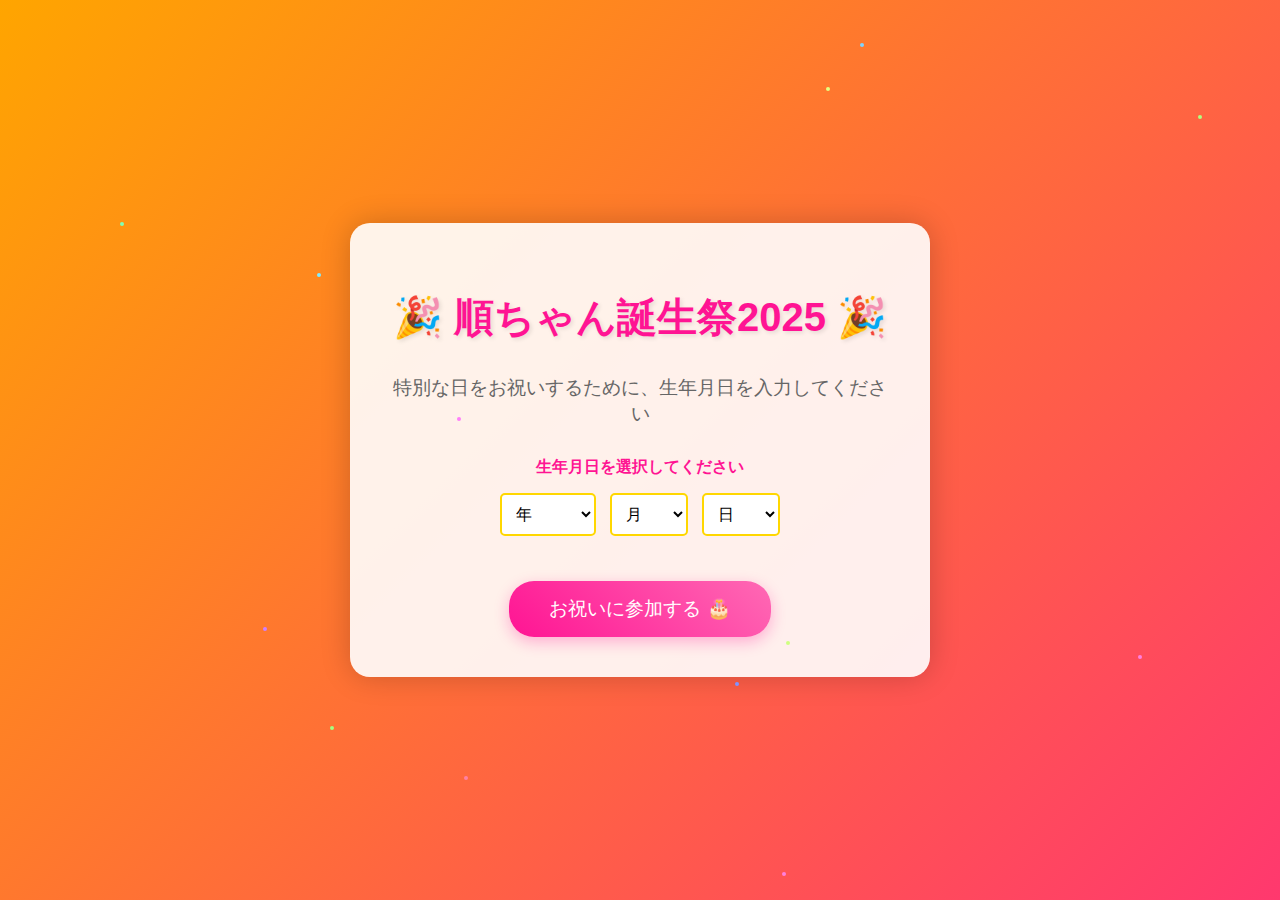
<file: index.html>
<!DOCTYPE html>
<html lang="ja">
<head>
    <meta charset="UTF-8">
    <meta name="viewport" content="width=device-width, initial-scale=1.0">
    <title>順ちゃん誕生祭2025 - 認証ページ 🎂</title>
    <style>
        body {
            margin: 0;
            padding: 0;
            min-height: 100vh;
            background: linear-gradient(-45deg, #FF69B4, #FFD700, #FF1493, #FFA500);
            background-size: 400% 400%;
            animation: gradient 15s ease infinite;
            font-family: 'Arial', sans-serif;
            display: flex;
            justify-content: center;
            align-items: center;
            color: #fff;
        }

        @keyframes gradient {
            0% {
                background-position: 0% 50%;
            }
            50% {
                background-position: 100% 50%;
            }
            100% {
                background-position: 0% 50%;
            }
        }

        .auth-container {
            background: rgba(255, 255, 255, 0.9);
            padding: 40px;
            border-radius: 20px;
            box-shadow: 0 0 30px rgba(0,0,0,0.2);
            text-align: center;
            max-width: 500px;
            width: 90%;
            color: #333;
            animation: float 3s ease-in-out infinite;
        }

        @keyframes float {
            0% { transform: translateY(0px); }
            50% { transform: translateY(-10px); }
            100% { transform: translateY(0px); }
        }

        .title {
            font-size: 2.5em;
            color: #FF1493;
            margin-bottom: 30px;
            text-shadow: 2px 2px 4px rgba(0,0,0,0.1);
        }

        .subtitle {
            font-size: 1.2em;
            margin-bottom: 30px;
            color: #666;
        }

        .form-group {
            margin: 20px 0;
        }

        label {
            display: block;
            margin-bottom: 10px;
            font-weight: bold;
            color: #FF1493;
        }

        select {
            padding: 10px;
            margin: 5px;
            border: 2px solid #FFD700;
            border-radius: 5px;
            font-size: 1em;
            background: white;
            cursor: pointer;
        }

        button {
            background: linear-gradient(45deg, #FF1493, #FF69B4);
            border: none;
            padding: 15px 40px;
            color: white;
            border-radius: 25px;
            font-size: 1.2em;
            cursor: pointer;
            margin-top: 20px;
            transition: transform 0.3s ease;
            box-shadow: 0 5px 15px rgba(255, 20, 147, 0.3);
        }

        button:hover {
            transform: translateY(-3px);
            box-shadow: 0 8px 20px rgba(255, 20, 147, 0.4);
        }

        .sparkles {
            position: fixed;
            width: 100%;
            height: 100%;
            pointer-events: none;
            z-index: 1;
        }

        .error-message {
            color: #FF1493;
            margin-top: 10px;
            display: none;
        }
    </style>
</head>
<body>
    <div class="sparkles" id="sparkles"></div>
    
    <div class="auth-container">
        <h1 class="title">🎉 順ちゃん誕生祭2025 🎉</h1>
        <p class="subtitle">特別な日をお祝いするために、生年月日を入力してください</p>
        
        <div class="form-group">
            <label>生年月日を選択してください</label>
            <div>
                <select id="year">
                    <option value="">年</option>
                    <!-- 1990年から2010年まで -->
                </select>
                <select id="month">
                    <option value="">月</option>
                    <!-- 1月から12月まで -->
                </select>
                <select id="day">
                    <option value="">日</option>
                    <!-- 1日から31日まで -->
                </select>
            </div>
            <p class="error-message" id="error-message">生年月日が正しくありません</p>
        </div>

        <button onclick="checkBirthday()">お祝いに参加する 🎂</button>
    </div>

    <script>
        // 年の選択肢を生成
        const yearSelect = document.getElementById('year');
        for(let i = 1990; i <= 2010; i++) {
            const option = document.createElement('option');
            option.value = i;
            option.textContent = i + '年';
            yearSelect.appendChild(option);
        }

        // 月の選択肢を生成
        const monthSelect = document.getElementById('month');
        for(let i = 1; i <= 12; i++) {
            const option = document.createElement('option');
            option.value = i;
            option.textContent = i + '月';
            monthSelect.appendChild(option);
        }

        // 日の選択肢を生成
        const daySelect = document.getElementById('day');
        for(let i = 1; i <= 31; i++) {
            const option = document.createElement('option');
            option.value = i;
            option.textContent = i + '日';
            daySelect.appendChild(option);
        }

        function checkBirthday() {
            const year = document.getElementById('year').value;
            const month = document.getElementById('month').value;
            const day = document.getElementById('day').value;

            if(year == 2003 && month == 1 && day == 11) {
                window.location.href = 'happybirthday.html';
            } else {
                if(year && month && day) {
                    window.location.href = 'https://kids.yahoo.co.jp/';
                } else {
                    document.getElementById('error-message').style.display = 'block';
                }
            }
        }

        // キラキラエフェクト
        function createSparkle() {
            const sparkle = document.createElement('div');
            sparkle.style.position = 'absolute';
            sparkle.style.left = Math.random() * 100 + 'vw';
            sparkle.style.top = Math.random() * 100 + 'vh';
            sparkle.style.width = '4px';
            sparkle.style.height = '4px';
            sparkle.style.backgroundColor = `hsl(${Math.random() * 360}, 100%, 75%)`;
            sparkle.style.borderRadius = '50%';
            sparkle.style.animation = 'sparkle 1.5s linear forwards';
            document.getElementById('sparkles').appendChild(sparkle);

            setTimeout(() => {
                sparkle.remove();
            }, 1500);
        }

        setInterval(createSparkle, 50);

        // キラキラのアニメーションスタイル
        const style = document.createElement('style');
        style.textContent = `
            @keyframes sparkle {
                0% {
                    transform: scale(0) rotate(0deg);
                    opacity: 0;
                }
                50% {
                    transform: scale(1) rotate(180deg);
                    opacity: 1;
                }
                100% {
                    transform: scale(0) rotate(360deg);
                    opacity: 0;
                }
            }
        `;
        document.head.appendChild(style);
    </script>
</body>
</html>
</file>
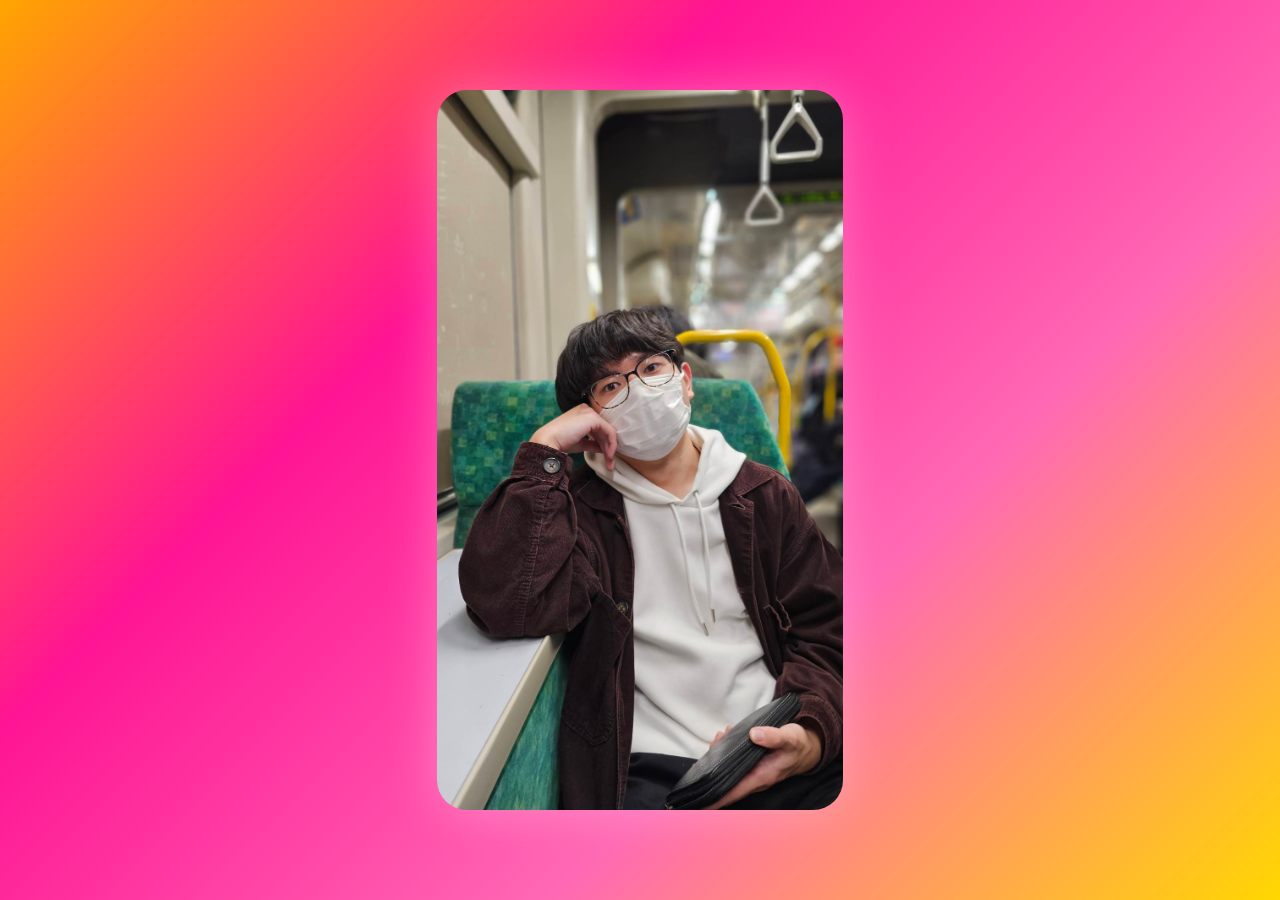
<file: happybirthday.html>
<!DOCTYPE html>
<html lang="ja">
<head>
    <meta charset="UTF-8">
    <meta name="viewport" content="width=device-width, initial-scale=1.0">
    <meta http-equiv="Content-Language" content="ja">
    <meta name="timezone" content="Asia/Tokyo">
    <title>順ちゃん誕生祭 🎉</title>
    <link rel="stylesheet" href="style.css">
</head>
<body>
    <!-- 写真オーバーレイ -->
    <div class="photo-overlay" id="photoOverlay">
        <img src="juntyan.jpg" alt="順ちゃん">
    </div>

    <!-- 音楽プレーヤー -->
    <div class="music-player">
        <audio id="bgm" loop>
            <source src="happybirthday.mp3" type="audio/mp3">
        </audio>
        <button onclick="toggleMusic()" id="musicButton">🎵 BGM ON/OFF</button>
    </div>

    <div class="confetti" id="confetti"></div>
    
    <div class="container">
        <header class="header">
            <h1 class="main-title">🎉 順ちゃん誕生祭2025 🎉</h1>
            <div class="birthday-info">
                2003年1月11日生まれ
            </div>
        </header>

        <div class="countdown" id="countdown">
            <!-- カウントダウンがここに表示されます -->
        </div>

        <section class="content-section" style="display: none;">
            <h2>🎂 みんなからの心を込めたメッセージ 🎂</h2>
            <div class="messages">
                <div class="message">
                    <h3>坂本 浩輔 より</h3>
                    <p>
                        順ちゃん、22歳おめでとう！にゃんこ大戦争の進捗報告、いつも見てるよ。でも、たまには一緒に外でご飯でも食べに行かない？最近の大学生活どう？心配してるんだ。高校の卓球部の時みたいに、また一緒に何かに打ち込める日が来るといいな。無理強いはしないけど、少しずつ外の世界も楽しいって思い出してほしいな。親友として、ずっと応援してるからね。
                    </p>
                </div>
                                <div class="message">
                    <h3>石川 大輔 より</h3>
                    <p>
                        順、誕生日おめでとう！最近パチンコの話ばっかりで心配なんだよな...。一時の気分転換はわかるけど、そろそろ限度を考えた方がいいんじゃないか？高校の時みたいに、もっと前向きな趣味に打ち込めるといいんだけどな。にゃんこ大戦争とモンストは無課金でやろうぜ。借金は増やしたくないだろ？親友として心配してるから、困ったことがあったら連絡してくれよ。一緒に解決策考えようぜ。
                    </p>
                </div>

                <div class="message">
                    <h3>山田 健一 より</h3>
                    <p>
                        誕生日おめでとう！大学の講義、最近見かけないけど大丈夫？単位取得に必要な出席日数だけでも来てみない？一緒に授業受けられたら嬉しいな。モンストの話とかでもいいから、たまには話そうよ。心配してる奴がいることを忘れないでくれよ。
                    </p>
                </div>

                <div class="message">
                    <h3>中村 俊介 より</h3>
                    <p>
                        順、誕生日おめでとう。高校の卓球部の時は本当に頑張ってたよな。今は大変な時期かもしれないけど、あの時の根性を思い出してほしい。部屋に籠りっきりじゃもったいないぞ。たまには外の空気を吸って、気分転換するのもいいんじゃないか？応援してるからな。
                    </p>
                </div>

                <div class="message">
                    <h3>鈴木 大樹 より</h3>
                    <p>
                        順くん、お誕生日おめでとう！授業でたまに会う時は、ゲームの話で盛り上がれて楽しいよ。もっと大学に来いよ。一緒に図書館で勉強したり、学食で飯食ったりできたらいいのに。無理のない範囲でいいから、少しずつ顔出せよ。
                    </p>
                </div>

                <div class="message">
                    <h3>佐藤 健太 より</h3>
                    <p>
                        順、22歳おめでとう！最近全然姿見かけねーけど、元気にしてんのか？部屋の掃除とか、ちゃんとやってる？実は結構心配してんだよ。たまには窓開けて換気したり、シーツ交換したりしろよ。必要なら手伝いに行くから連絡くれ。
                    </p>
                </div>

                <div class="message">
                    <h3>小林 拓也 より</h3>
                    <p>
                        誕生日おめでとう！いつもモンストで一緒に遊んでくれてサンキュー。でも、リアルの生活も大切にしろよ。大学の話とか、あまり聞かなくなっちゃったけど...。ゲームは逃げ場所じゃなくて、息抜きであってほしいんだ。応援してるからな。
                    </p>
                </div>

                <div class="message">
                    <h3>高橋 直人 より</h3>
                    <p>
                        順くん、22歳の誕生日おめでとう。浪人時代は本当によく頑張ったよな。せっかく掴んだチャンス、もっと活かせるはずだぜ。大学生活、楽しめてる？新しい環境は不安かもしれないけど、一歩ずつ前に進もうぜ。相談があったらいつでも連絡してこいよ。
                    </p>
                </div>
                                <div class="message">
                    <h3>渡辺 翔太 より</h3>
                    <p>
                        お誕生日おめでとう！いつもゲームの攻略情報とか教えてくれてありがとな。でも、最近ずっとオンラインでしか話してねーの気になってんだよ。リアルの友達作りも大切だぜ。焦る必要はないけど、少しずつ外に出てみようぜ。
                    </p>
                </div>

                <div class="message">
                    <h3>田中 康平 より</h3>
                    <p>
                        順、誕生日おめでとう！最近引きこもりがちって聞いて心配だわ。バイトの時は、黙々と真面目にやってて頼もしかったよな。その真面目さは今でもお前の良さだと思うぜ。でも、たまには外出ろよ。また一緒にバイトするのもありだぜ。
                    </p>
                </div>

                <div class="message">
                    <h3>木村 竜也 より</h3>
                    <p>
                        順、誕生日おめでとう！おばちゃんから最近の様子聞いたよ。心配してる奴らがたくさんいることを知っておいてくれ。ゲームも大切な趣味だけど、それ以外の時間も大切にしろよ。みんなで応援してっから。一緒に買い物行ったり、散歩したりしようぜ。
                    </p>
                </div>
            </div>
        </section>
    </div>

    <script>
        let timeOffset = 0;

        // メイン時刻API (TimeAPI.io)から時刻を取得
        async function fetchTimeFromMainAPI() {
            const response = await fetch('https://timeapi.io/api/Time/current/zone?timeZone=Asia/Tokyo');
            const data = await response.json();
            return new Date(data.dateTime);
        }

        // バックアップ時刻API (WorldTimeAPI)から時刻を取得
        async function fetchTimeFromBackupAPI() {
            const response = await fetch('http://worldtimeapi.org/api/timezone/Asia/Tokyo');
            const data = await response.json();
            return new Date(data.datetime);
        }

        // 時刻同期を試みる関数
        async function syncTime() {
            try {
                // まずメインAPIを試す
                const serverTime = await fetchTimeFromMainAPI();
                timeOffset = serverTime - new Date();
                console.log('TimeAPI.ioと同期完了:', serverTime.toLocaleString('ja-JP'));
            } catch (error) {
                console.log('メインAPI失敗、バックアップを試行中...');
                try {
                    // バックアップAPIを試す
                    const serverTime = await fetchTimeFromBackupAPI();
                    timeOffset = serverTime - new Date();
                    console.log('WorldTimeAPIと同期完了:', serverTime.toLocaleString('ja-JP'));
                } catch (backupError) {
                    console.error('時刻同期失敗:', backupError);
                }
            }
        }

        // 補正済みの現在時刻を取得する関数
        function getCurrentTime() {
            return new Date(Date.now() + timeOffset);
        }

        // iOS向けのオーディオ再生対応
        document.body.addEventListener('touchstart', function() {
            const audio = document.getElementById('bgm');
            if (audio.paused) {
                audio.play().catch(function(error) {
                    console.log("Audio play failed:", error);
                });
            }
        }, { once: true });

        // 写真オーバーレイの制御
        window.addEventListener('DOMContentLoaded', (event) => {
            setTimeout(() => {
                const overlay = document.getElementById('photoOverlay');
                overlay.style.opacity = '0';
                setTimeout(() => {
                    overlay.style.display = 'none';
                    // 写真が消えた後にBGMを自動再生
                    const audio = document.getElementById('bgm');
                    audio.play().catch(function(error) {
                        console.log("Audio autoplay failed:", error);
                    });
                }, 1500);
            }, 3000);
        });

        // BGMの制御
        function toggleMusic() {
            const audio = document.getElementById('bgm');
            const button = document.getElementById('musicButton');
            if (audio.paused) {
                audio.play();
                button.innerHTML = '🎵 BGM ON';
            } else {
                audio.pause();
                button.innerHTML = '🔇 BGM OFF';
            }
        }

        // [次のレスポンスに続く]
                // タイトルとカウントダウンの更新を行う関数
        function updateBirthdayContent() {
            // 補正済みの日本時間を取得
            const now = getCurrentTime();
            const currentYear = now.getFullYear();
            
            // 今年の誕生日
            let birthday = new Date(currentYear, 0, 11); // 1月11日
            
            // 誕生日が過ぎている場合は来年の誕生日をターゲットに
            if (now > birthday) {
                birthday = new Date(currentYear + 1, 0, 11);
            }

            // 日本時間での誕生日判定
            const isBirthday = now.getMonth() === 0 && now.getDate() === 11;

            const mainTitle = document.querySelector('.main-title');
            mainTitle.textContent = `🎉 順ちゃん誕生祭${birthday.getFullYear()} 🎉`;

            const diff = birthday - now;
            const age = birthday.getFullYear() - 2003;

            const days = Math.floor(diff / (1000 * 60 * 60 * 24));
            const hours = Math.floor((diff % (1000 * 60 * 60 * 24)) / (1000 * 60 * 60));
            const minutes = Math.floor((diff % (1000 * 60 * 60)) / (1000 * 60));
            const seconds = Math.floor((diff % (1000 * 60)) / 1000);
            const milliseconds = Math.floor((diff % 1000));

            const countdownElement = document.getElementById('countdown');
            const contentSection = document.querySelector('.content-section');
            
            if (isBirthday) {
                countdownElement.innerHTML = `
                    <div class="birthday-message">
                        <span style="color: #FF1493; font-weight: bold;">
                            🎉 Happy Birthday! 今日で${age}歳になりました！ 🎉
                        </span>
                    </div>
                    <div style="font-size: 0.5em; margin-top: 10px;">
                        現在時刻: ${now.toLocaleString('ja-JP')}
                    </div>
                `;
                contentSection.style.display = 'block';
            } else {
                countdownElement.innerHTML = `
                    <div class="countdown-grid">
                        <div class="countdown-item">
                            <span class="countdown-number">${String(days).padStart(2, '0')}</span>
                            <span class="countdown-label">日</span>
                        </div>
                        <div class="countdown-item">
                            <span class="countdown-number">${String(hours).padStart(2, '0')}</span>
                            <span class="countdown-label">時間</span>
                        </div>
                        <div class="countdown-item">
                            <span class="countdown-number">${String(minutes).padStart(2, '0')}</span>
                            <span class="countdown-label">分</span>
                        </div>
                        <div class="countdown-item">
                            <span class="countdown-number">${String(seconds).padStart(2, '0')}</span>
                            <span class="countdown-label">秒</span>
                        </div>
                        <div class="countdown-item">
                            <span class="countdown-number">${String(milliseconds).padStart(3, '0')}</span>
                            <span class="countdown-label">ミリ秒</span>
                        </div>
                    </div>
                    <div style="margin-top: 10px; font-size: 0.5em;">
                        次の誕生日: ${birthday.getFullYear()}年1月11日<br>
                        現在時刻: ${now.toLocaleString('ja-JP')}
                    </div>
                `;
                contentSection.style.display = 'none';
            }
        }

        // 紙吹雪アニメーション
        function createConfetti() {
            const colors = ['#FF1493', '#FFD700', '#FF69B4', '#FFA500', '#FF6347'];
            const confetti = document.createElement('div');
            confetti.style.position = 'absolute';
            confetti.style.left = Math.random() * 100 + 'vw';
            confetti.style.width = Math.random() * 10 + 5 + 'px';
            confetti.style.height = Math.random() * 10 + 5 + 'px';
            confetti.style.backgroundColor = colors[Math.floor(Math.random() * colors.length)];
            confetti.style.transform = 'rotate(' + Math.random() * 360 + 'deg)';
            confetti.style.opacity = Math.random() * 0.5 + 0.5;
            confetti.style.borderRadius = Math.random() > 0.5 ? '50%' : '0';

            document.getElementById('confetti').appendChild(confetti);

            let position = -20;
            let rotation = Math.random() * 360;
            const interval = setInterval(() => {
                position += 2;
                rotation += 2;
                confetti.style.top = position + 'px';
                confetti.style.transform = 'rotate(' + rotation + 'deg)';

                if (position > window.innerHeight) {
                    clearInterval(interval);
                    confetti.remove();
                }
            }, 20);
        }

        // 初期化関数
        async function initialize() {
            await syncTime(); // 初回時刻同期
            
            // 1分ごとに時刻同期
            setInterval(syncTime, 60000);
            
            // カウントダウン更新（10ミリ秒ごと）
            setInterval(updateBirthdayContent, 10);
            updateBirthdayContent();

            // 紙吹雪の生成（50ミリ秒ごと）
            setInterval(createConfetti, 50);
        }

        // アプリケーション開始
        initialize();
    </script>
</body>
</html>
</file>
<file: style.css>
/* 基本スタイル */
body {
    margin: 0;
    padding: 0;
    background: linear-gradient(-45deg, #FFD700, #FF69B4, #FF1493, #FFA500);
    background-size: 400% 400%;
    animation: gradientBG 15s ease infinite;
    font-family: 'Arial', sans-serif;
    color: #333;
    overflow-x: hidden;
}

@keyframes gradientBG {
    0% { background-position: 0% 50%; }
    50% { background-position: 100% 50%; }
    100% { background-position: 0% 50%; }
}

/* コンテナスタイル */
.container {
    max-width: 1200px;
    margin: 0 auto;
    padding: 20px;
    position: relative;
}

/* ヘッダースタイル */
.header {
    text-align: center;
    padding: 50px 0;
    animation: fadeInDown 1.5s ease-out;
    position: relative;
}

.main-title {
    font-size: 4.5em;
    color: #fff;
    text-shadow: 
        0 0 10px rgba(255,20,147,0.5),
        0 0 20px rgba(255,20,147,0.3),
        0 0 30px rgba(255,20,147,0.2);
    margin-bottom: 20px;
    transform: perspective(500px) rotateX(10deg);
    animation: neonGlow 1.5s ease-in-out infinite alternate;
}

@keyframes neonGlow {
    from {
        text-shadow: 
            0 0 10px rgba(255,20,147,0.5),
            0 0 20px rgba(255,20,147,0.3),
            0 0 30px rgba(255,20,147,0.2);
    }
    to {
        text-shadow: 
            0 0 20px rgba(255,20,147,0.6),
            0 0 30px rgba(255,20,147,0.4),
            0 0 40px rgba(255,20,147,0.3);
    }
}

/* 誕生日情報スタイル */
.birthday-info {
    font-size: 2em;
    color: #fff;
    text-shadow: 2px 2px 4px rgba(0,0,0,0.3);
    margin: 20px 0;
    animation: bounce 1s ease infinite;
}

/* カウントダウンスタイル */
.countdown {
    font-size: 2.5em;
    background: rgba(255, 255, 255, 0.95);
    padding: 30px;
    border-radius: 25px;
    margin: 20px 0;
    box-shadow: 
        0 10px 30px rgba(0,0,0,0.1),
        0 0 30px rgba(255,20,147,0.2) inset;
    transform: perspective(1000px) rotateX(-5deg);
    transition: transform 0.3s ease;
}

.countdown:hover {
    transform: perspective(1000px) rotateX(0deg) scale(1.02);
}

.countdown-grid {
    display: grid;
    grid-template-columns: repeat(5, 1fr);
    gap: 15px;
    text-align: center;
    padding: 20px;
}

.countdown-item {
    display: flex;
    flex-direction: column;
    align-items: center;
    background: rgba(255, 20, 147, 0.1);
    padding: 15px;
    border-radius: 15px;
    box-shadow: 0 5px 15px rgba(0,0,0,0.1);
}

.countdown-number {
    font-size: 1.8em;
    font-weight: bold;
    color: #FF1493;
    text-shadow: 0 0 10px rgba(255,20,147,0.2);
    font-family: monospace;
}

.countdown-label {
    font-size: 0.6em;
    margin-top: 5px;
    color: #666;
}

/* メッセージセクションスタイル */
.content-section {
    background: rgba(255, 255, 255, 0.95);
    padding: 40px;
    border-radius: 30px;
    margin: 30px 0;
    box-shadow: 
        0 15px 35px rgba(0,0,0,0.1),
        0 0 40px rgba(255,20,147,0.1) inset;
    animation: fadeInUp 1s ease-out;
}

.messages {
    display: grid;
    gap: 30px;
    padding: 20px;
}

.message {
    background: linear-gradient(145deg, #ffffff, #f8f8f8);
    padding: 25px;
    border-radius: 20px;
    box-shadow: 
        0 10px 20px rgba(0,0,0,0.05),
        0 0 20px rgba(255,20,147,0.05) inset;
    transition: all 0.3s ease;
    transform: translateY(0);
}

.message:hover {
    transform: translateY(-10px) scale(1.02);
    box-shadow: 
        0 20px 40px rgba(0,0,0,0.1),
        0 0 30px rgba(255,20,147,0.1) inset;
}

.message h3 {
    color: #FF1493;
    margin-bottom: 15px;
    padding-bottom: 10px;
    border-bottom: 3px solid #FFD700;
    font-size: 1.5em;
    text-shadow: 1px 1px 2px rgba(0,0,0,0.1);
}

.message p {
    line-height: 1.8;
    color: #444;
    font-size: 1.1em;
}

/* 写真オーバーレイスタイル */
.photo-overlay {
    position: fixed;
    top: 0;
    left: 0;
    width: 100%;
    height: 100%;
    background: linear-gradient(-45deg, #FFD700, #FF69B4, #FF1493, #FFA500);
    display: flex;
    justify-content: center;
    align-items: center;
    z-index: 1000;
    transition: opacity 1.5s ease-in-out;
}

.photo-overlay img {
    max-width: 80%;
    max-height: 80vh;
    border-radius: 30px;
    box-shadow: 0 0 50px rgba(255,255,255,0.3);
    animation: floatImage 3s ease-in-out infinite;
}

/* 音楽プレーヤースタイル */
.music-player {
    position: fixed;
    bottom: 30px;
    right: 30px;
    background: rgba(255, 255, 255, 0.95);
    padding: 15px 25px;
    border-radius: 50px;
    box-shadow: 
        0 5px 20px rgba(0,0,0,0.1),
        0 0 20px rgba(255,20,147,0.2) inset;
    z-index: 100;
    transition: all 0.3s ease;
}

.music-player:hover {
    transform: scale(1.05);
}

.music-player button {
    background: linear-gradient(45deg, #FF1493, #FF69B4);
    border: none;
    padding: 10px 20px;
    color: white;
    border-radius: 25px;
    cursor: pointer;
    font-size: 1.1em;
    transition: all 0.3s ease;
}

.music-player button:hover {
    transform: scale(1.1);
    box-shadow: 0 0 20px rgba(255,20,147,0.3);
}

/* アニメーション定義 */
@keyframes fadeInDown {
    from {
        opacity: 0;
        transform: translateY(-50px);
    }
    to {
        opacity: 1;
        transform: translateY(0);
    }
}

@keyframes fadeInUp {
    from {
        opacity: 0;
        transform: translateY(50px);
    }
    to {
        opacity: 1;
        transform: translateY(0);
    }
}

@keyframes bounce {
    0%, 100% { transform: translateY(0); }
    50% { transform: translateY(-10px); }
}

@keyframes floatImage {
    0%, 100% { transform: translateY(0); }
    50% { transform: translateY(-20px); }
}

/* 紙吹雪スタイル */
.confetti {
    position: fixed;
    width: 100%;
    height: 100%;
    pointer-events: none;
    z-index: 999;
}

/* レスポンシブデザイン */
@media (max-width: 768px) {
    .main-title {
        font-size: 3em;
    }

    .birthday-info {
        font-size: 1.5em;
    }

    .countdown {
        font-size: 1.8em;
        padding: 20px;
    }

    .countdown-grid {
        grid-template-columns: repeat(3, 1fr);
        gap: 10px;
    }

    .countdown-number {
        font-size: 1.4em;
    }

    .message {
        padding: 20px;
    }

    .music-player {
        bottom: 20px;
        right: 20px;
        padding: 10px 20px;
    }
}

@media (max-width: 480px) {
    .countdown-grid {
        grid-template-columns: repeat(2, 1fr);
    }

    .main-title {
        font-size: 2.5em;
    }
}
</file>
